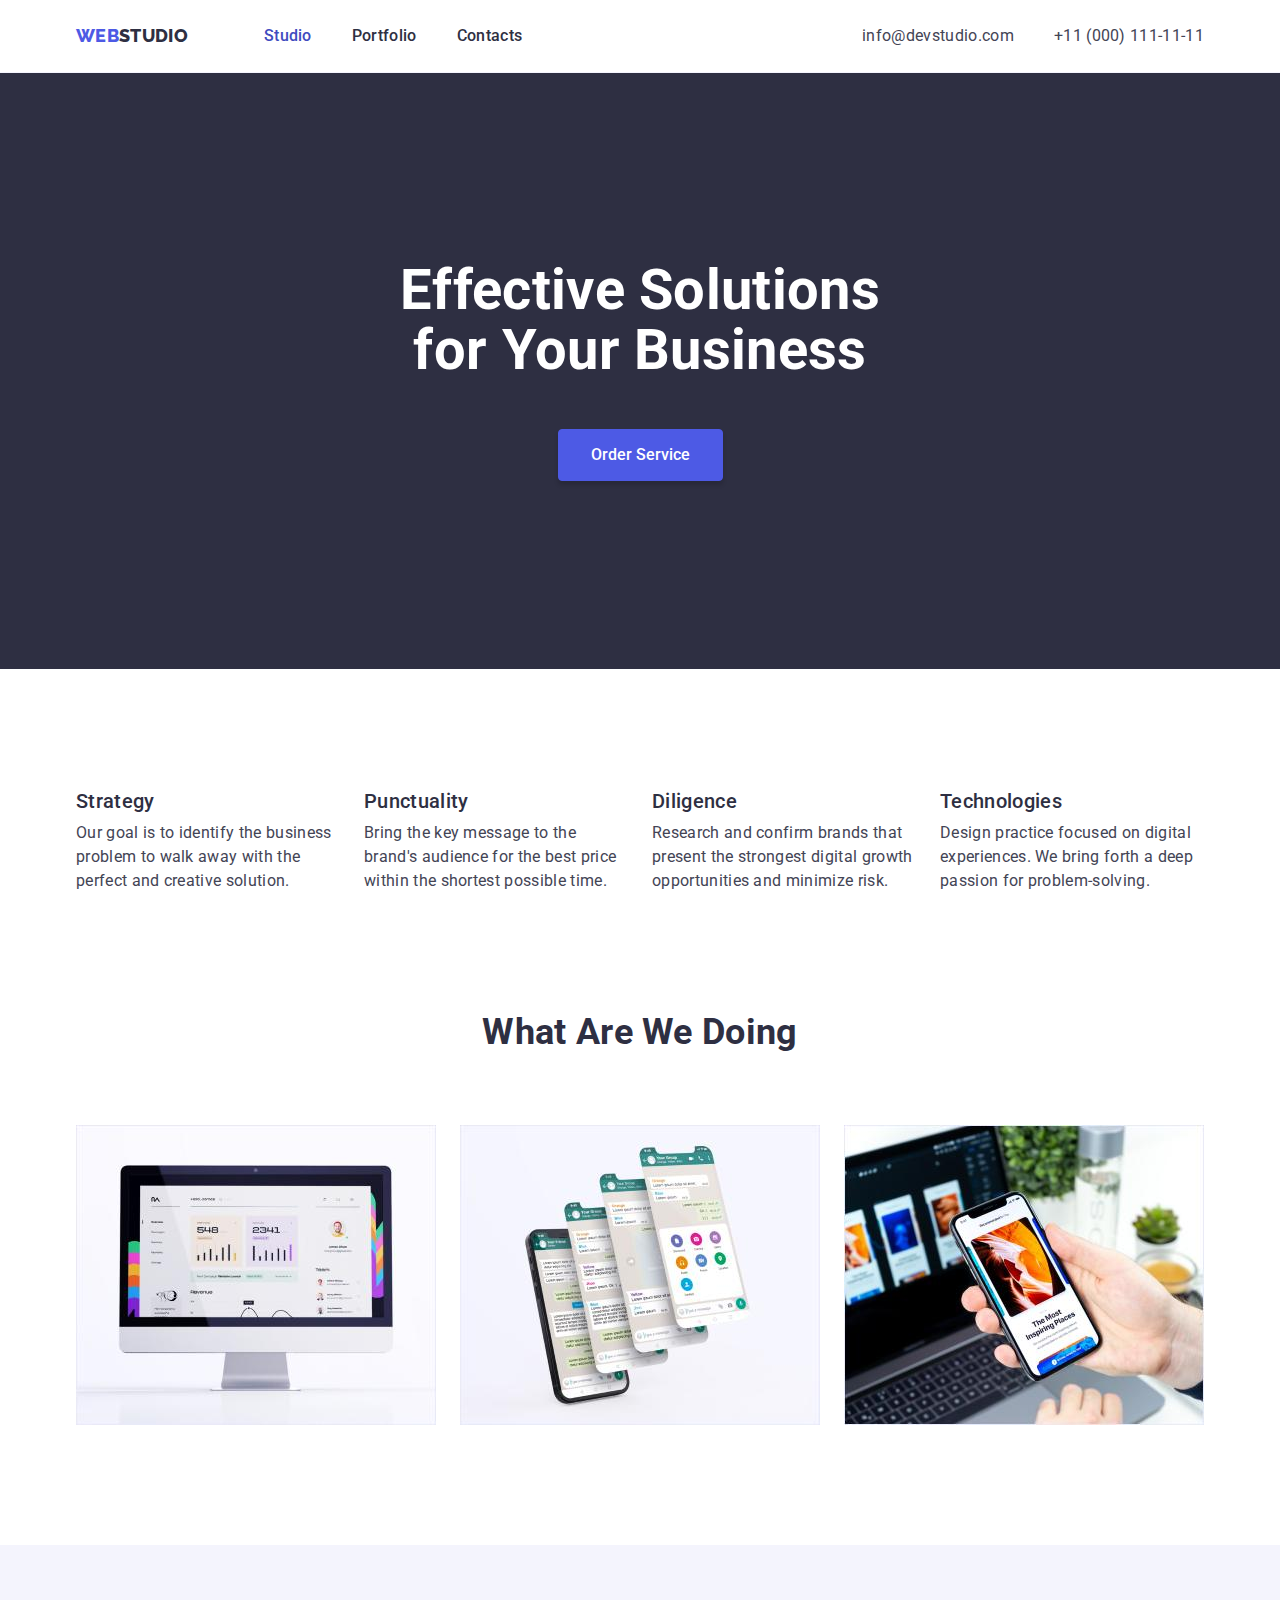
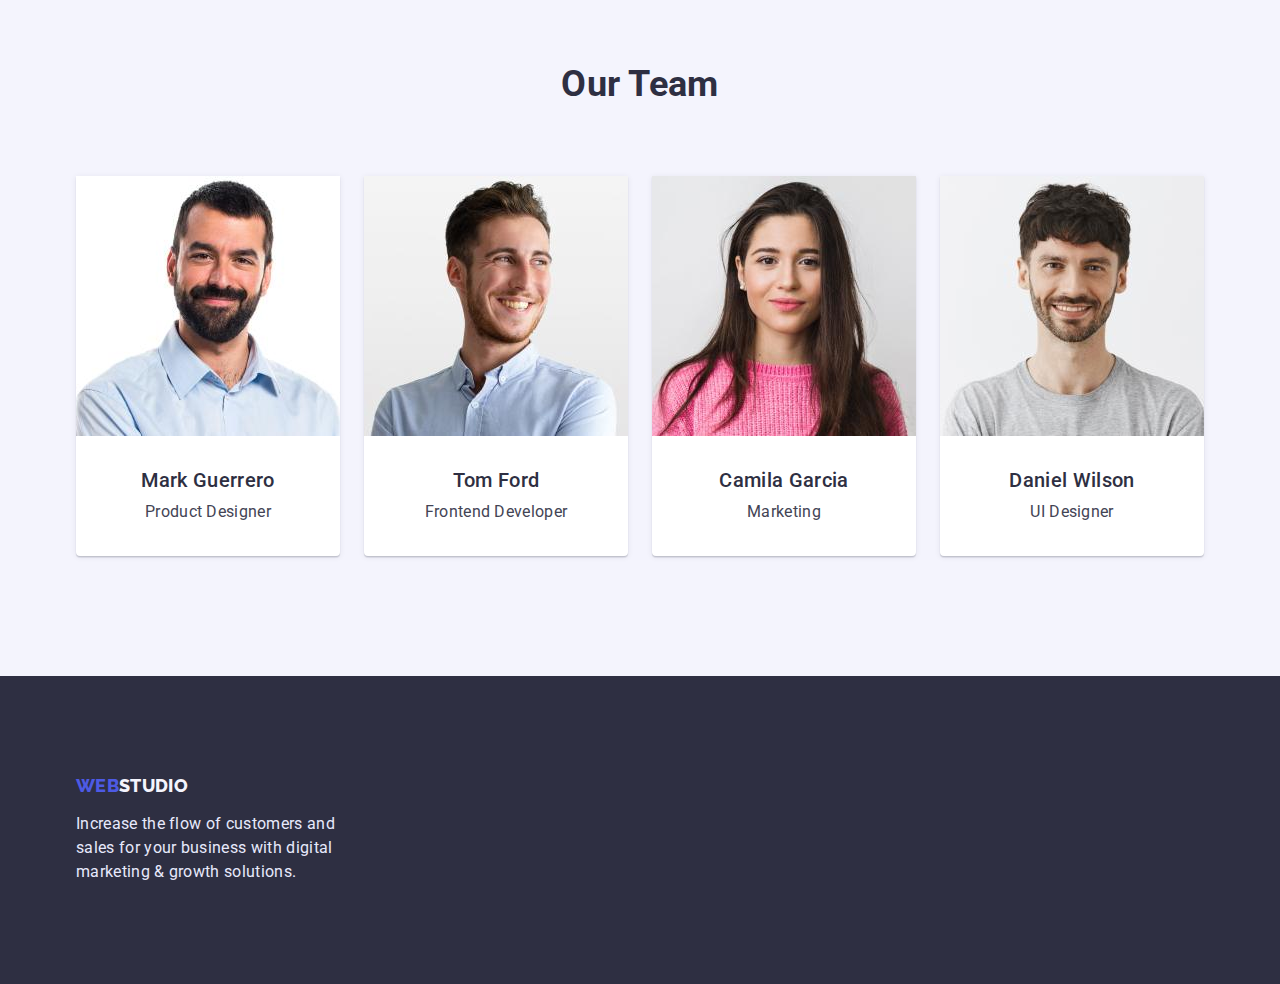
<file: index.html>
<!DOCTYPE html>
<html lang="en">
  <head>
    <meta charset="UTF-8" />
    <meta name="viewport" content="width=device-width, initial-scale=1.0" />
    <title>WebStudio</title>
    <link rel="preconnect" href="https://fonts.googleapis.com" />
    <link rel="preconnect" href="https://fonts.gstatic.com" crossorigin />
    <link
      href="https://fonts.googleapis.com/css2?family=Raleway:wght@800&family=Roboto:wght@400;500;700;900&display=swap"
      rel="stylesheet"
    />
    <link
      rel="stylesheet"
      href="https://cdnjs.cloudflare.com/ajax/libs/modern-normalize/1.1.0/modern-normalize.min.css"
    />
    <link rel="stylesheet" href="./css/style.css" />
  </head>
  <body>
    <header class="header-lin">
      <div class="container header">
        <nav class="nav">
          <a class="logo" href="./index.html">
            <span class="logo-web">Web</span>Studio</a
          >
          <ul class="site-nav">
            <li class="site-nav-item">
              <a class="nav-link link current" href="./index.html">Studio</a>
            </li>
            <li class="site-nav-item">
              <a class="nav-link link" href="./portfolio.html">Portfolio</a>
            </li>
            <li class="site-nav-item">
              <a class="nav-link link" href="">Contacts</a>
            </li>
          </ul>
        </nav>
        <address class="address">
          <ul class="address-list">
            <li class="address-item">
              <a class="address-link" href="mailto:info@devstudio.com"
                >info@devstudio.com</a
              >
            </li>
            <li class="address-item">
              <a class="address-link" href="tel:+110001111111"
                >+11 (000) 111-11-11</a
              >
            </li>
          </ul>
        </address>
      </div>
    </header>
    <!-- Main -->
    <main>
      <!-- hero-secrion -->
      <section class="hero-secrion">
        <div class="container">
          <h1 class="hero-title">Effective Solutions for Your Business</h1>
          <button class="btn-studio" type="button">Order Service</button>
        </div>
      </section>
      <section class="section">
        <div class="container">
          <h2 class="visually-hidden">Futures</h2>
          <ul class="futures-list">
            <li class="futures-list-item">
              <h3 class="section-subtitle futures-subtitle">Strategy</h3>
              <p class="section-paragraph">
                Our goal is to identify the business problem to walk away with
                the perfect and creative solution.
              </p>
            </li>
            <li class="futures-list-item">
              <h3 class="section-subtitle futures-subtitle">Punctuality</h3>
              <p class="section-paragraph">
                Bring the key message to the brand's audience for the best price
                within the shortest possible time.
              </p>
            </li>
            <li class="futures-list-item">
              <h3 class="section-subtitle futures-subtitle">Diligence</h3>
              <p class="section-paragraph">
                Research and confirm brands that present the strongest digital
                growth opportunities and minimize risk.
              </p>
            </li>
            <li class="futures-list-item">
              <h3 class="section-subtitle futures-subtitle">Technologies</h3>
              <p class="section-paragraph">
                Design practice focused on digital experiences. We bring forth a
                deep passion for problem-solving.
              </p>
            </li>
          </ul>
        </div>
      </section>
      <!--section-wedoing  -->
      <section class="section-wedoing">
        <div class="container">
          <h2 class="section-title">What are we doing</h2>
          <ul class="wedoing-list">
            <li class="wedoing-item">
              <img src="./images/pc.jpg" alt="pictured pc" width="360" />
            </li>
            <li class="wedoing-item">
              <img src="./images/tel.jpg" alt="pictured phone" width="360" />
            </li>
            <li class="wedoing-item">
              <img
                src="./images/telpc.jpg"
                alt="pictured phone in pc"
                width="360"
              />
            </li>
          </ul>
        </div>
      </section>
      <section class="section section-ourteam">
        <div class="container">
          <h2 class="section-title">Our Team</h2>
          <ul class="workers-list">
            <li class="workers-item">
              <img
                class="photo-worker"
                src="./images/men1.jpg"
                alt="photo of Mark Guerrero he Product Designer"
                width="264"
              />

              <div class="section-decr">
                <h3 class="section-subtitle">Mark Guerrero</h3>
                <p class="section-paragraph">Product Designer</p>
              </div>
            </li>
            <li class="workers-item">
              <img
                class="photo-worker"
                src="./images/men2.jpg"
                alt="photo tom ford he frontend developer"
                width="264"
              />
              <div class="section-decr">
                <h3 class="section-subtitle">Tom Ford</h3>
                <p class="section-paragraph">Frontend Developer</p>
              </div>
            </li>
            <li class="workers-item">
              <img
                class="photo-worker"
                src="./images/woman1.jpg"
                alt="photo Camila Garcia She Marketing"
                width="264"
              />
              <div class="section-decr">
                <h3 class="section-subtitle">Camila Garcia</h3>
                <p class="section-paragraph">Marketing</p>
              </div>
            </li>
            <li class="workers-item">
              <img
                class="photo-worker"
                src="./images/men3.jpg"
                alt="photo Daniel Wilson he UI Designer"
                width="264"
              />
              <div class="section-decr">
                <h3 class="section-subtitle">Daniel Wilson</h3>
                <p class="section-paragraph">UI Designer</p>
              </div>
            </li>
          </ul>
        </div>
      </section>
    </main>
    <footer class="section-footer">
      <div class="container">
        <a class="logo-footer" href="./index.html"
          ><span class="logo-web">Web</span>Studio</a
        >
        <p class="footer-paragraph">
          Increase the flow of customers and sales for your business with
          digital marketing & growth solutions.
        </p>
      </div>
    </footer>
  </body>
</html>
</file>
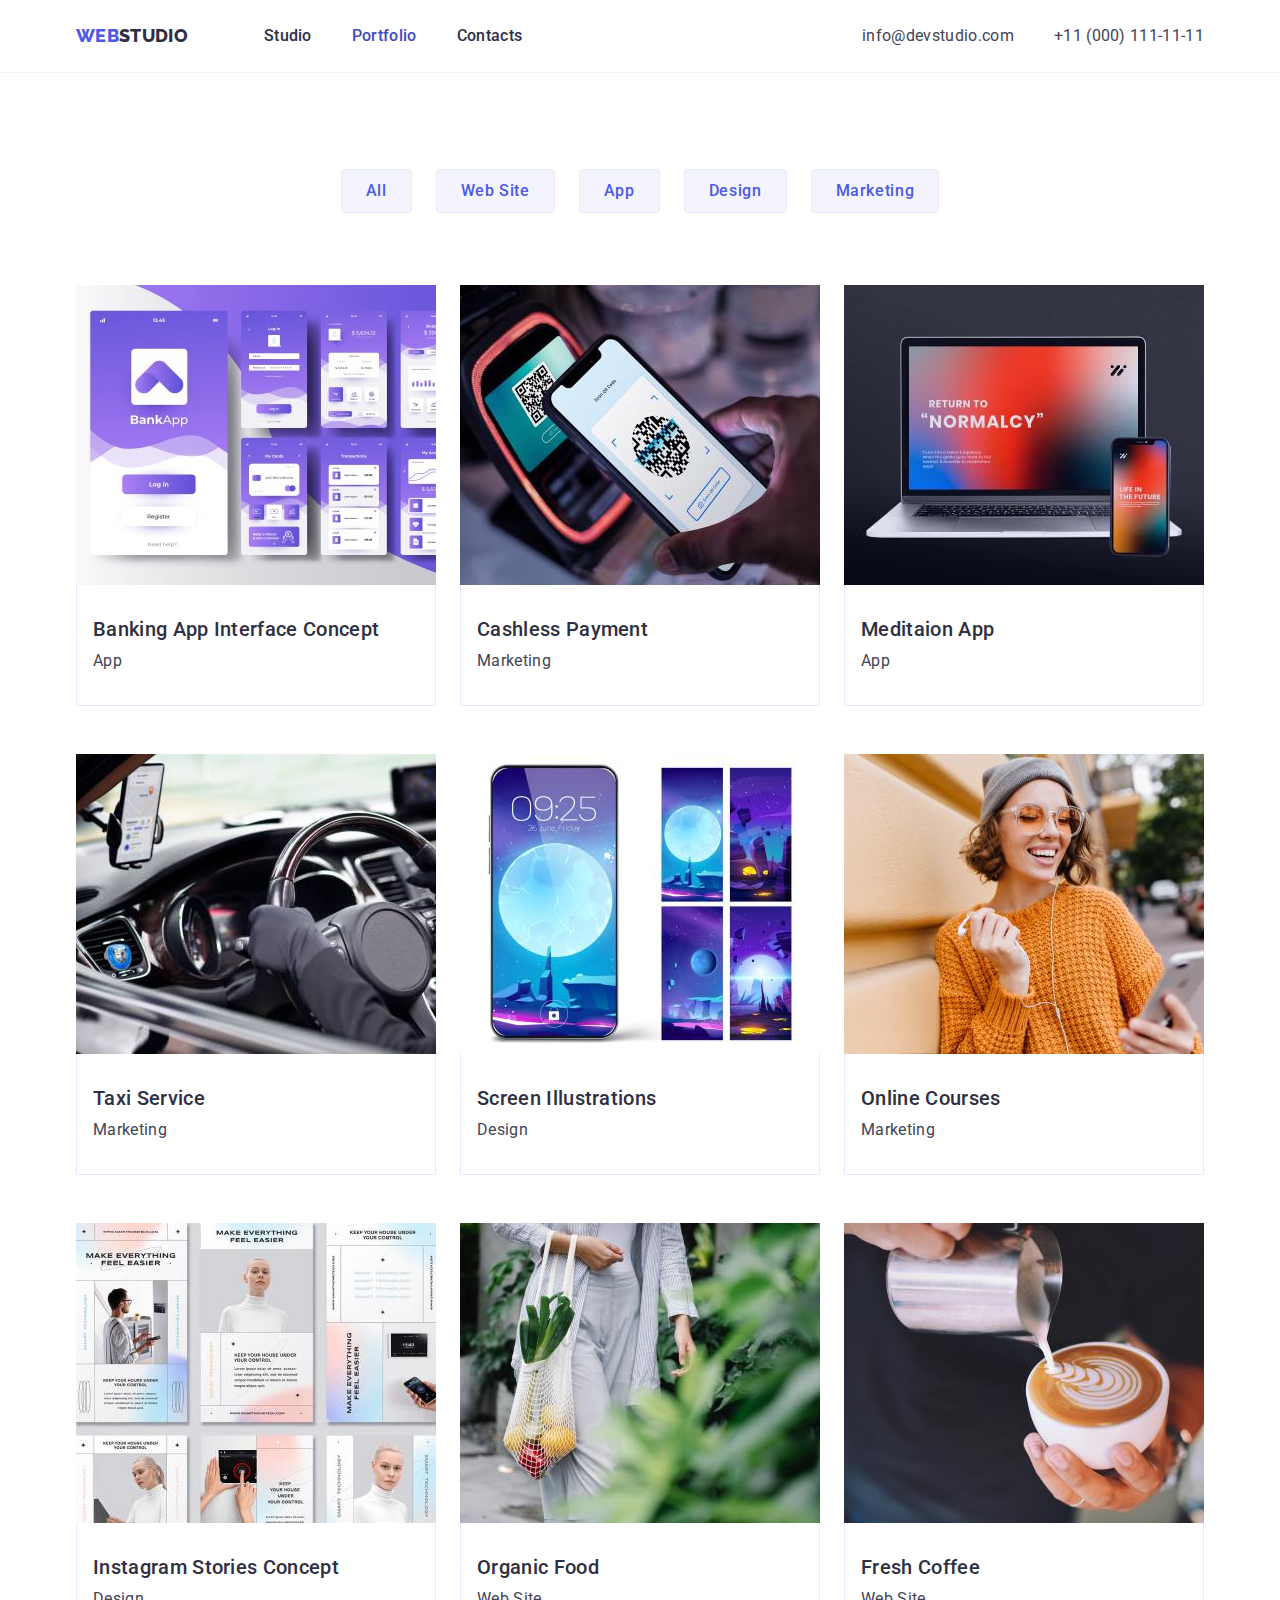
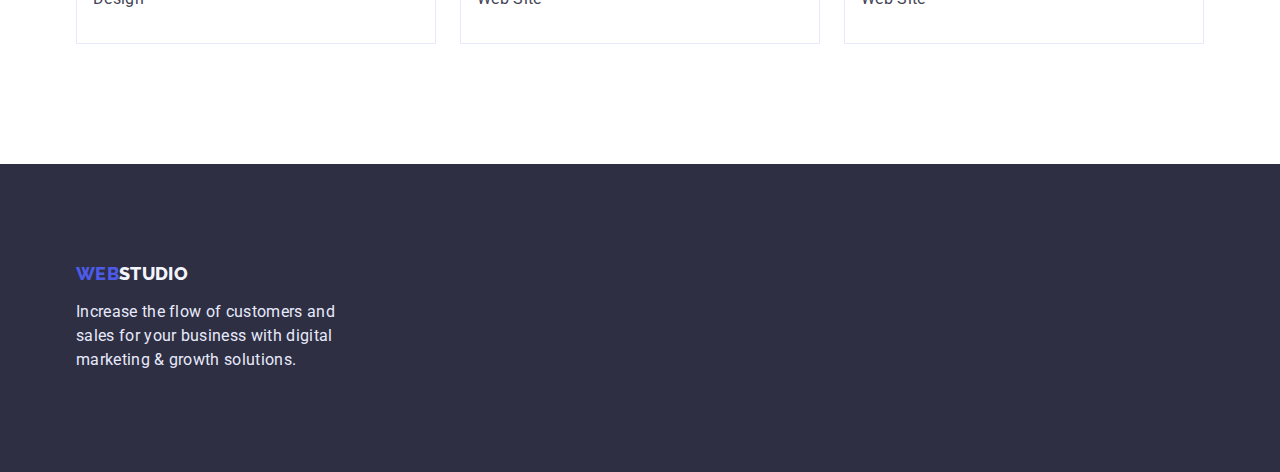
<file: portfolio.html>
<!DOCTYPE html>
<html lang="en">
  <head>
    <meta charset="UTF-8" />
    <meta http-equiv="X-UA-Compatible" content="IE=edge" />
    <meta name="viewport" content="width=device-width, initial-scale=1.0" />
    <title>Portfolio</title>
    <link rel="preconnect" href="https://fonts.googleapis.com" />
    <link rel="preconnect" href="https://fonts.gstatic.com" crossorigin />
    <link
      href="https://fonts.googleapis.com/css2?family=Raleway:wght@800&family=Roboto:wght@400;500;700;900&display=swap"
      rel="stylesheet"
    />
    <link
      rel="stylesheet"
      href="https://cdnjs.cloudflare.com/ajax/libs/modern-normalize/1.1.0/modern-normalize.min.css"
    />
    <link rel="stylesheet" href="./css/style.css" />
  </head>
  <body>
    <header class="header-lin">
      <div class="container header">
        <nav class="nav">
          <a class="logo" href="./index.html">
            <span class="logo-web">Web</span>Studio</a
          >
          <ul class="site-nav">
            <li class="site-nav-item">
              <a class="nav-link link" href="./index.html">Studio</a>
            </li>
            <li class="site-nav-item">
              <a class="nav-link link current" href="./portfolio.html"
                >Portfolio</a
              >
            </li>
            <li class="site-nav-item">
              <a class="nav-link link" href="">Contacts</a>
            </li>
          </ul>
        </nav>
        <address class="address">
          <ul class="address-list">
            <li class="address-item">
              <a class="address-link" href="mailto:info@devstudio.com"
                >info@devstudio.com
              </a>
            </li>
            <li class="address-item">
              <a class="address-link" href="tel:+110001111111"
                >+11 (000) 111-11-11</a
              >
            </li>
          </ul>
        </address>
      </div>
    </header>
    <main class="main">
      <section class="section-photo">
        <div class="container">
          <h1 class="visually-hidden">Photo portfolio</h1>
          <ul class="btn-group">
            <li class="btn-item">
              <button class="btn" type="button">All</button>
            </li>
            <li class="btn-item">
              <button class="btn" type="button">Web Site</button>
            </li>
            <li class="btn-item">
              <button class="btn" type="button">App</button>
            </li>
            <li class="btn-item">
              <button class="btn" type="button">Design</button>
            </li>
            <li class="btn-item">
              <button class="btn" type="button">Marketing</button>
            </li>
          </ul>
          <h2 class="visually-hidden">Product Photo</h2>
          <ul class="photo-list">
            <li class="photo-item">
              <img
                class="phortfolio-photo"
                src="./images/bankingapp.jpg"
                alt="Banking App Interface Concept"
                width="360"
              />
              <div class="photo-desc">
                <h3 class="section-subtitle">Banking App Interface Concept</h3>
                <p class="section-paragraph">App</p>
              </div>
            </li>
            <li class="photo-item">
              <img
                class="phortfolio-photo"
                src="./images/cashlesspayment.jpg"
                alt="Cashless Payment"
                width="360"
              />
              <div class="photo-desc">
                <h3 class="section-subtitle">Cashless Payment</h3>
                <p class="section-paragraph">Marketing</p>
              </div>
            </li>
            <li class="photo-item">
              <img
                class="phortfolio-photo"
                src="./images/meditaionapp.jpg"
                alt="Meditaion App"
                width="360"
              />
              <div class="photo-desc">
                <h3 class="section-subtitle produce-name">Meditaion App</h3>
                <p class="section-paragraph product-decr">App</p>
              </div>
            </li>
            <li class="photo-item">
              <img
                class="phortfolio-photo"
                src="./images/taxiservice.jpg"
                alt="Taxi Service"
                width="360"
              />
              <div class="photo-desc">
                <h3 class="section-subtitle produce-name">Taxi Service</h3>
                <p class="section-paragraph product-decr">Marketing</p>
              </div>
            </li>
            <li class="photo-item">
              <img
                class="phortfolio-photo"
                src="./images/screenillustrations.jpg"
                alt="Screen Illustrations"
                width="360"
              />
              <div class="photo-desc">
                <h3 class="section-subtitle produce-name">
                  Screen Illustrations
                </h3>
                <p class="section-paragraph product-decr">Design</p>
              </div>
            </li>
            <li class="photo-item">
              <img
                class="phortfolio-photo"
                src="./images/onlinecourses.jpg"
                alt="Online Courses"
                width="360"
              />
              <div class="photo-desc">
                <h3 class="section-subtitle produce-name">Online Courses</h3>
                <p class="section-paragraph product-decr">Marketing</p>
              </div>
            </li>
            <li class="photo-item">
              <img
                class="phortfolio-photo"
                src="./images/instagramstoriesconcept.jpg"
                alt="Instagram Stories Concept"
                width="360"
              />
              <div class="photo-desc">
                <h3 class="section-subtitle produce-name">
                  Instagram Stories Concept
                </h3>
                <p class="section-paragraph product-decr">Design</p>
              </div>
            </li>
            <li class="photo-item">
              <img
                class="phortfolio-photo"
                src="./images/organicfood.jpg"
                alt="Organic Food"
                width="360"
              />

              <div class="photo-desc">
                <h3 class="section-subtitle produce-name">Organic Food</h3>
                <p class="section-paragraph product-decr">Web Site</p>
              </div>
            </li>
            <li class="photo-item">
              <img
                class="phortfolio-photo"
                src="./images/freshcoffee.jpg  "
                alt="Fresh Coffee"
                width="360"
              />
              <div class="photo-desc">
                <h3 class="section-subtitle produce-name">Fresh Coffee</h3>
                <p class="section-paragraph product-decr">Web Site</p>
              </div>
            </li>
          </ul>
        </div>
      </section>
    </main>
    <footer class="section-footer">
      <div class="container">
        <a class="logo-footer" href="./index.html"
          ><span class="logo-web">Web</span>Studio</a
        >
        <p class="footer-paragraph">
          Increase the flow of customers and sales for your business with
          digital marketing & growth solutions.
        </p>
      </div>
    </footer>
  </body>
</html>
</file>
<file: css/style.css>
.visually-hidden {
  position: absolute;
  width: 1px;
  height: 1px;
  margin: -1px;
  border: 0;
  padding: 0;

  white-space: nowrap;
  clip-path: inset(100%);
  clip: rect(0 0 0 0);
  overflow: hidden;
}
:root {
  --primary-text-color: #2e2f42;
  --address-text-color: #434455;
  --btn-background-color: #f4f4fd;
  --btn-border-color: #e7e9fc;
  --logo-text-color: #4d5ae5;
  --text-hover-header: #404bbf;
  --background-footer-color: #2e2f42;
  --heading-title-color: #ffffff;
  --heading-color: ocean;
}

/* Reset */
html {
  box-sizing: border-box;
}
img {
  display: block;
}
*,
*:before,
*:after {
  box-sizing: inherit;
}
p,
h1,
h2,
h3,
h4,
h5,
h6 {
  margin: 0;
}
ul {
  margin: 0px;
  padding: 0px;
}

/* Global teg */
.container {
  width: 100%;
  max-width: 1158px;
  margin-right: auto;
  margin-left: auto;
  padding: 0 15px;
}
a {
  text-decoration: none;
}

li {
  list-style-type: none;
}

body {
  font-family: "Roboto", sans-serif;
  line-height: 1.5;
  letter-spacing: 0.02em;
  color: var(--primary-text-color);
}
.section-title {
  margin-bottom: 72px;
  font-size: 36px;
  line-height: 1.1;
  text-align: center;
  text-transform: capitalize;
}

.section-subtitle {
  margin-bottom: 8px;
  font-size: 20px;
  font-weight: 500;
  line-height: 1.2;
  color: var(--primary-text-color);
}
.section-paragraph {
  color: var(--address-text-color);
}
.section-footer {
  padding-bottom: 100px;
  padding-top: 100px;
  background-color: var(--primary-text-color);
}
.footer-paragraph {
  color: var(--btn-border-color);
}
/* Header */
.header-lin {
  border-bottom: 1px solid var(--btn-background-color);
}
.header {
  display: flex;
  align-items: center;
}
.nav {
  display: flex;
  align-items: center;
}
.site-nav {
  display: flex;
}
.address-list {
  display: flex;
}
.address-item:not(:last-child) {
  margin-right: 40px;
}
.site-nav-item:not(:last-child) {
  margin-right: 40px;
}
.address {
  margin-left: auto;
}

.logo {
  margin-right: 76px;
  font-family: "Raleway", sans-serif;
  font-weight: 800;
  font-size: 18px;
  line-height: 1.3;
  color: var(--primary-text-color);
  text-transform: uppercase;
}

.logo-web {
  color: var(--logo-text-color);
}
/* Nav */
.nav-link {
  display: block;
  padding: 24px 0;
  font-weight: 500;
  color: var(--primary-text-color);
}

.nav-link.current,
.nav-link:hover,
.nav-link:focus {
  color: var(--text-hover-header);
}
.address-link {
  font-style: normal;
  color: var(--address-text-color);
}
.address-link:hover,
.address-link:focus {
  color: var(--text-hover-header);
}
/* Hero */
.hero-secrion {
  padding-top: 188px;
  padding-bottom: 188px;
  background-color: var(--primary-text-color);
  text-align: center;
}
.hero-title {
  margin-left: auto;
  margin-right: auto;
  width: 496px;
  margin-bottom: 48px;
  font-size: 56px;
  line-height: 1.07;

  color: var(--heading-title-color);
}
/* btn */
.btn-item:not(:last-child){
 margin-right: 24px;
}
.btn {
  letter-spacing: 0.04em;
  background: var(--btn-background-color);
  border: 1px solid var(--btn-border-color);
  border-radius: 4px;
  font-weight: 500;
  color: var(--logo-text-color);
  padding: 12px 24px 12px 24px;
  cursor: pointer;
}

.btn:hover,
.btn:focus {
  background: var(--text-hover-header);
  border: 1px solid var(--text-hover-header);
  box-shadow: 0px 3px 1px rgba(0, 0, 0, 0.1), 0px 2px 1px rgba(0, 0, 0, 0.08),
    0px 2px 2px rgba(0, 0, 0, 0.12);
  border-radius: 4px;
  color: var(--heading-title-color);
}
.btn-studio {
  background: var(--logo-text-color);
  border: 1px solid var(--logo-text-color);
  box-shadow: 0px 4px 4px rgba(0, 0, 0, 0.15);
  border-radius: 4px;
  color: var(--heading-title-color);
  padding: 16px 32px 16px 32px;
  font-weight: 500;
  cursor: pointer;
}
.btn-studio:hover,
.btn-studio:focus {
  background: var(--text-hover-header);
  border: 1px solid var(--text-hover-header);
  box-shadow: 0px 4px 4px rgba(0, 0, 0, 0.15);
  border-radius: 4px;
}
.section {
  padding-top: 120px;
  padding-bottom: 120px;
}
/* Section Futures */
.futures-list {
  display: flex;
}
.futures-list-item:not(:last-child) {
  margin-right: 24px;
}
.futures-list-item {
  width: 264px;
}

/* we doing */
.section-wedoing {
  padding-bottom: 120px;
}

.wedoing-list {
  display: flex;
  gap: 24px;
}
/* Our Team */
.section-ourteam {
  background: var(--btn-background-color);
}
.workers-list {
  display: flex;
  gap: 24px;
}
.workers-item {
  background: var(--heading-title-color);
  box-shadow: 0px 1px 6px rgba(46, 47, 66, 0.08),
    0px 1px 1px rgba(46, 47, 66, 0.16), 0px 2px 1px rgba(46, 47, 66, 0.08);
  border-radius: 0px 0px 4px 4px;
}
.section-decr {
  padding-bottom: 32px;
  padding-top: 32px;
  text-align: center;
}
/* Portfolio */
.section-photo{
  padding-top: 96px;
  padding-bottom: 120px;
}
.photo-list {
  display: flex;
  flex-wrap: wrap;
}
.photo-item {
  margin-right: 24px;
  margin-bottom: 48px;
}
.photo-item:nth-child(3n) {
  margin-right: 0;
}
.photo-item:nth-last-child(-n + 3) {
  margin-bottom: 0;
}

.photo-desc {
  background: var(--heading-title-color);
  padding-top: 32px;
  padding-bottom: 32px;
  padding-left: 16px;
  border: 1px solid var(--btn-border-color);
  border-top: 0;
}

.btn-group {
  display: flex;
  justify-content: center;
  margin-bottom: 72px;
}
/* footer */
.logo-footer {
  display: block;
  margin-bottom: 16px;
  font-family: "Raleway";
  font-style: normal;
  font-weight: 800;
  font-size: 18px;
  line-height: 1.1;
  color: var(--btn-background-color);
  text-transform: uppercase;
}
.footer-paragraph {
  width: 100%;
  max-width: 264px;
}
</file>
